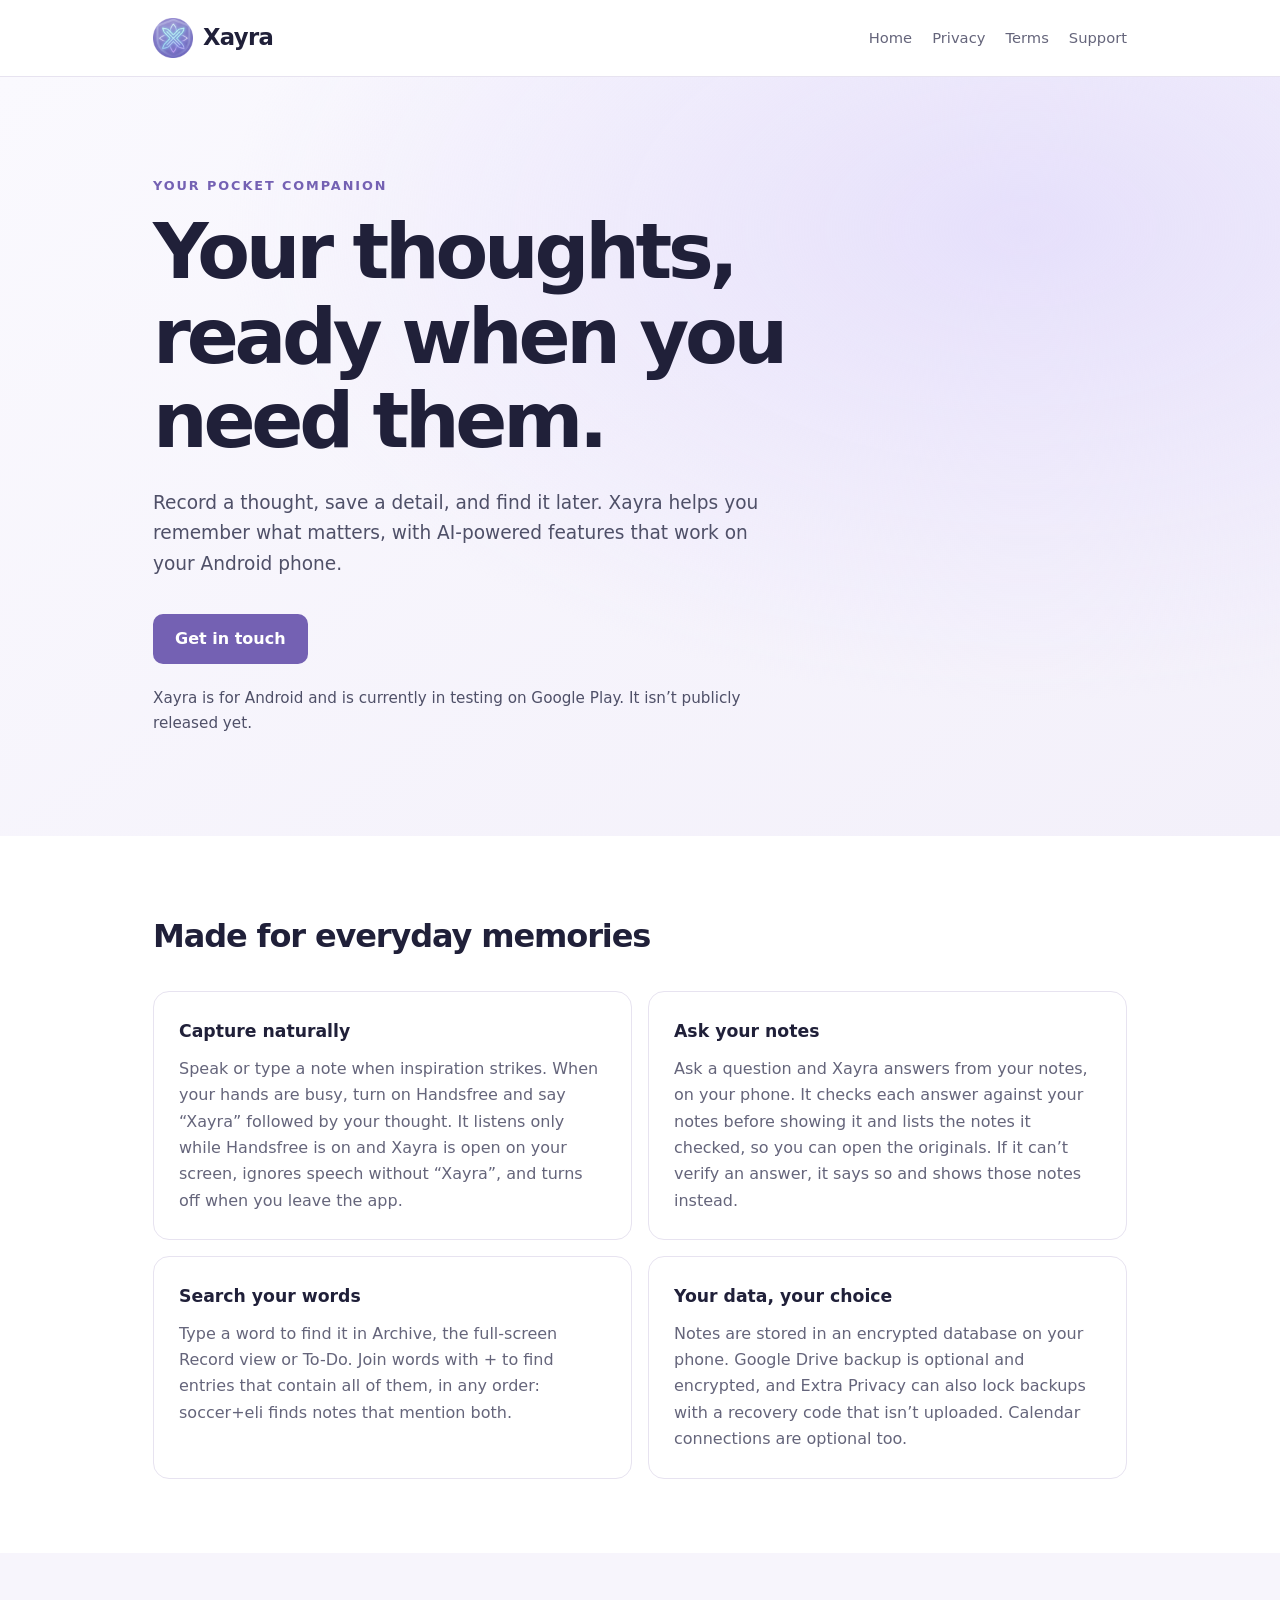
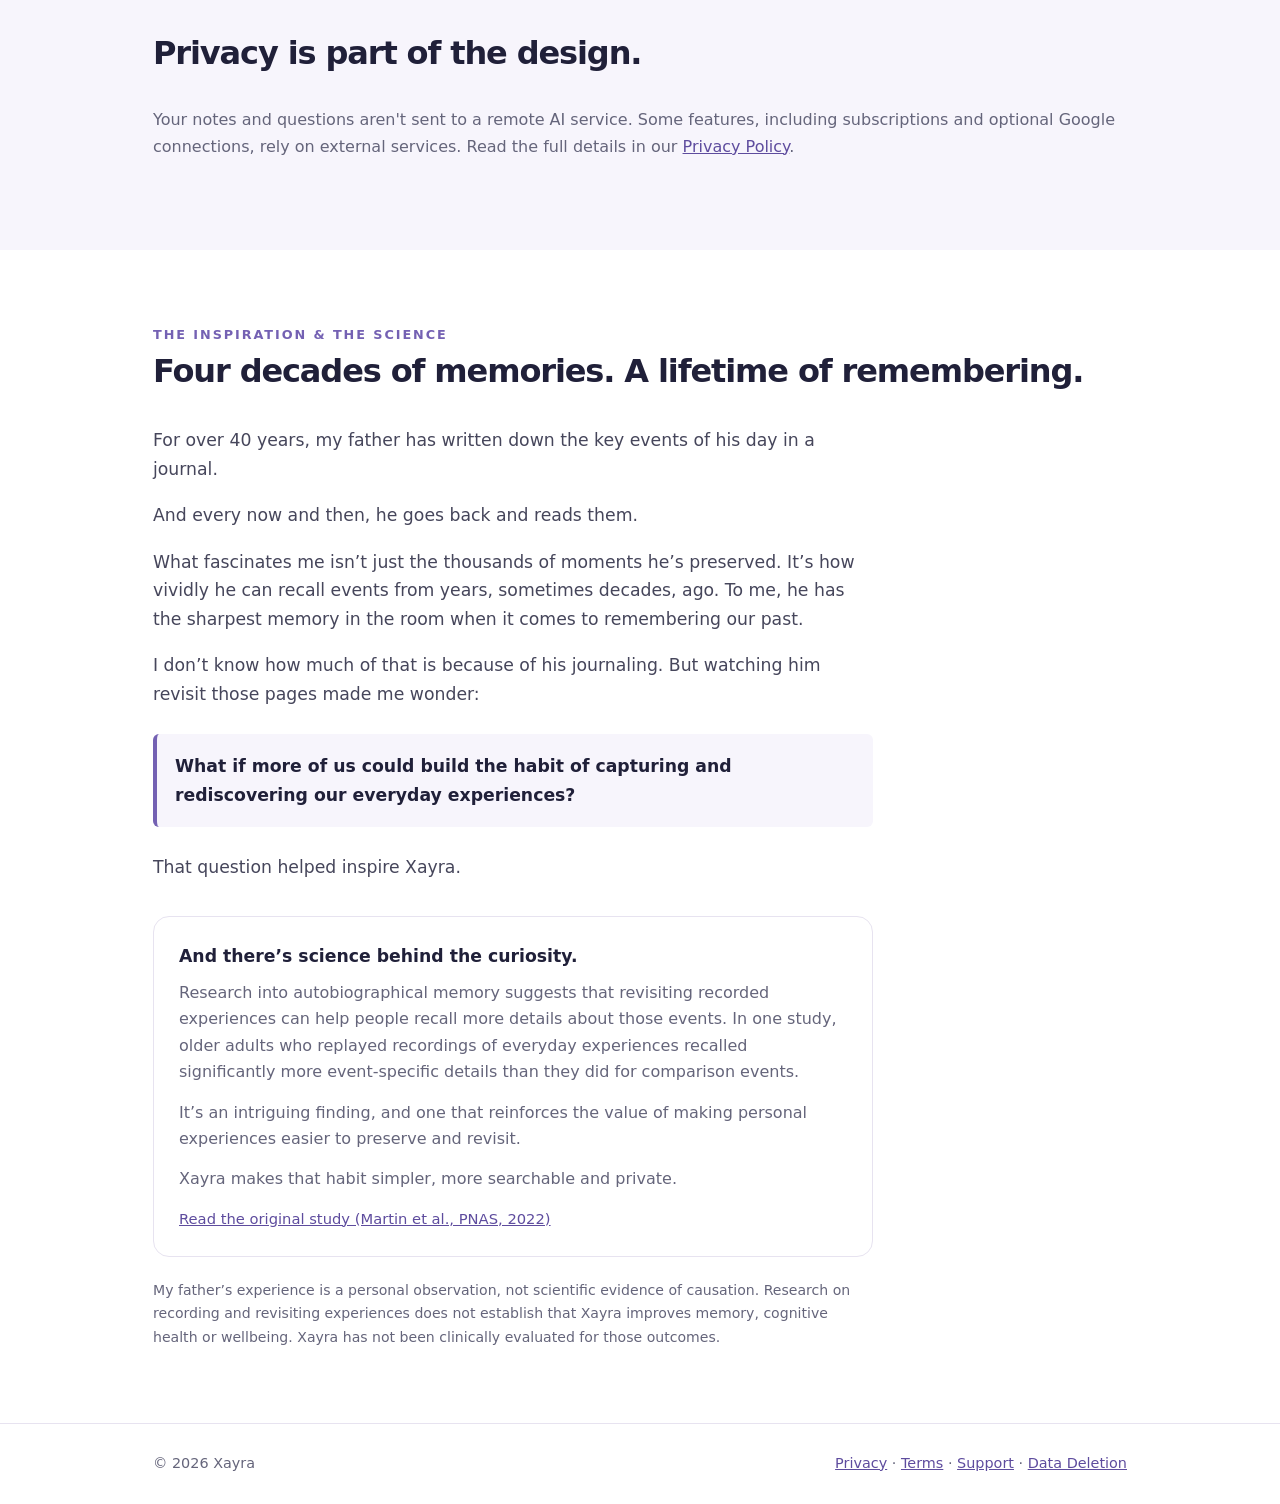
<file: index.html>
<!doctype html><html lang="en"><head><meta charset="utf-8"><meta name="viewport" content="width=device-width,initial-scale=1"><title>Xayra — Your Pocket Companion</title>
<meta property="og:type" content="website">
<meta property="og:site_name" content="Xayra">
<meta property="og:image" content="https://xayra.org/assets/xayra-logo.png">
<meta property="og:image:alt" content="Xayra — Your Pocket Companion">
<meta name="twitter:card" content="summary_large_image">
  <link rel="icon" type="image/png" href="/assets/xayra-icon.png"><meta name="description" content="Capture moments and find them again. Xayra is an on-device personal memory companion for Android."><link rel="stylesheet" href="/styles.css?v=3"></head><body><header><nav class="wrap nav"><a class="logo" href="/">
  <img src="/assets/xayra-icon.png" alt="Xayra logo" class="brand-icon">
  <span>Xayra</span>
</a><div class="links"><a href="/">Home</a><a href="/privacy/">Privacy</a><a href="/terms/">Terms</a><a href="/support/">Support</a></div></nav></header><main><section class="hero"><div class="wrap"><div class="eyebrow">Your pocket companion</div><h1>Your thoughts, ready when you need them.</h1><p>Record a thought, save a detail, and find it later. Xayra helps you remember what matters, with AI-powered features that work on your Android phone.</p><a class="button" href="/support/">Get in touch</a><p class="availability">Xayra is for Android and is currently in testing on Google Play. It isn’t publicly released yet.</p></div></section><section class="section"><div class="wrap"><h2>Made for everyday memories</h2><div class="cards cards-2"><article class="card"><h3>Capture naturally</h3><p>Speak or type a note when inspiration strikes. When your hands are busy, turn on Handsfree and say “Xayra” followed by your thought. It listens only while Handsfree is on and Xayra is open on your screen, ignores speech without “Xayra”, and turns off when you leave the app.</p></article><article class="card"><h3>Ask your notes</h3><p>Ask a question and Xayra answers from your notes, on your phone. It checks each answer against your notes before showing it and lists the notes it checked, so you can open the originals. If it can’t verify an answer, it says so and shows those notes instead.</p></article><article class="card"><h3>Search your words</h3><p>Type a word to find it in Archive, the full-screen Record view or To-Do. Join words with + to find entries that contain all of them, in any order: soccer+eli finds notes that mention both.</p></article><article class="card"><h3>Your data, your choice</h3><p>Notes are stored in an encrypted database on your phone. Google Drive backup is optional and encrypted, and Extra Privacy can also lock backups with a recovery code that isn’t uploaded. Calendar connections are optional too.</p></article></div></div></section><section class="section" style="background:var(--light)"><div class="wrap"><h2>Privacy is part of the design.</h2><p class="muted">Your notes and questions aren't sent to a remote AI service. Some features, including subscriptions and optional Google connections, rely on external services. Read the full details in our <a href="/privacy/">Privacy Policy</a>.</p></div></section><section class="section inspiration" aria-labelledby="inspiration-title"><div class="wrap"><div class="eyebrow">THE INSPIRATION &amp; THE SCIENCE</div><h2 id="inspiration-title">Four decades of memories. A lifetime of remembering.</h2><div class="story"><p>For over 40 years, my father has written down the key events of his day in a journal.</p><p>And every now and then, he goes back and reads them.</p><p>What fascinates me isn’t just the thousands of moments he’s preserved. It’s how vividly he can recall events from years, sometimes decades, ago. To me, he has the sharpest memory in the room when it comes to remembering our past.</p><p>I don’t know how much of that is because of his journaling. But watching him revisit those pages made me wonder:</p><p class="notice">What if more of us could build the habit of capturing and rediscovering our everyday experiences?</p><p>That question helped inspire Xayra.</p></div><article class="card science"><h3>And there’s science behind the curiosity.</h3><p>Research into autobiographical memory suggests that revisiting recorded experiences can help people recall more details about those events. In one study, older adults who replayed recordings of everyday experiences recalled significantly more event-specific details than they did for comparison events.</p><p>It’s an intriguing finding, and one that reinforces the value of making personal experiences easier to preserve and revisit.</p><p>Xayra makes that habit simpler, more searchable and private.</p><p class="source"><a href="https://pmc.ncbi.nlm.nih.gov/articles/PMC9907156/" target="_blank" rel="noopener noreferrer">Read the original study (Martin et al., PNAS, 2022)</a></p></article><p class="limitation small muted">My father’s experience is a personal observation, not scientific evidence of causation. Research on recording and revisiting experiences does not establish that Xayra improves memory, cognitive health or wellbeing. Xayra has not been clinically evaluated for those outcomes.</p></div></section></main><footer><div class="wrap footer-inner"><span>© 2026 Xayra</span><span><a href="/privacy/">Privacy</a> · <a href="/terms/">Terms</a> · <a href="/support/">Support</a> · <a href="/data-deletion/">Data Deletion</a></span></div></footer></body></html>
</file>
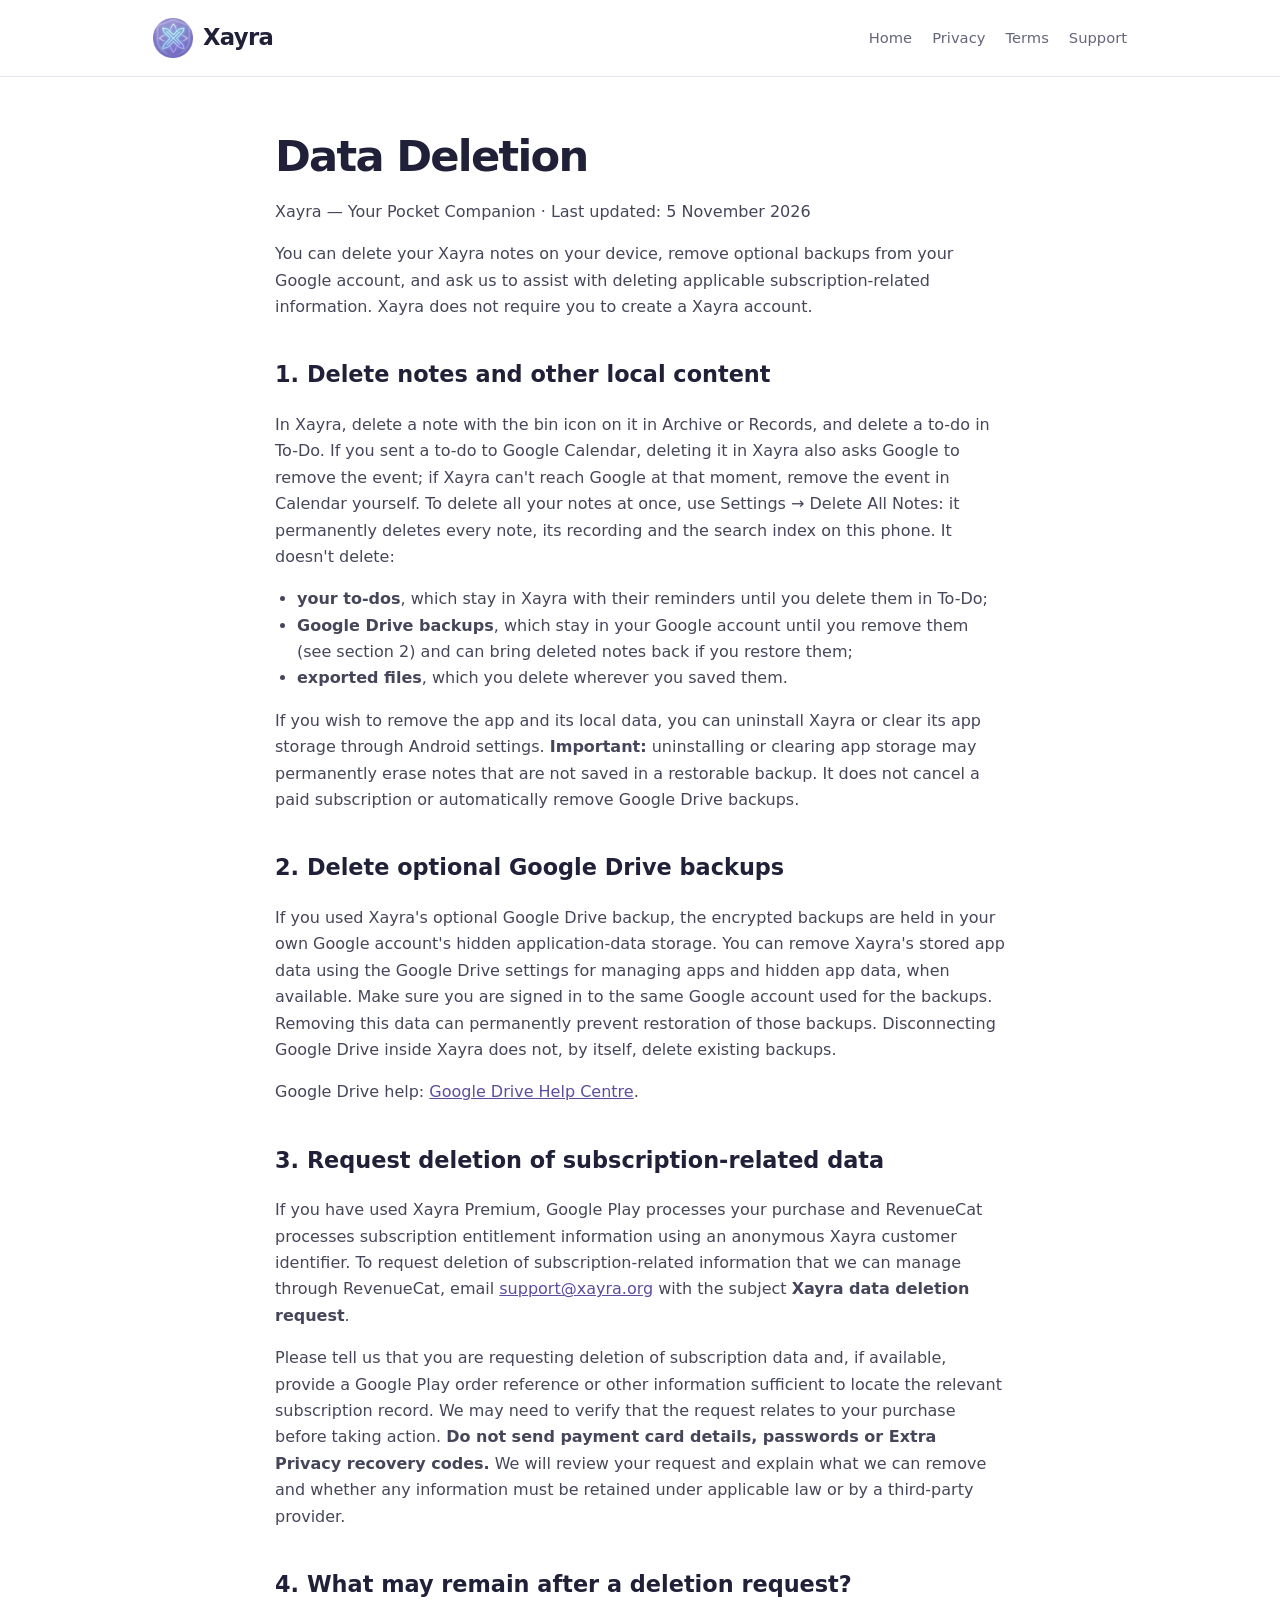
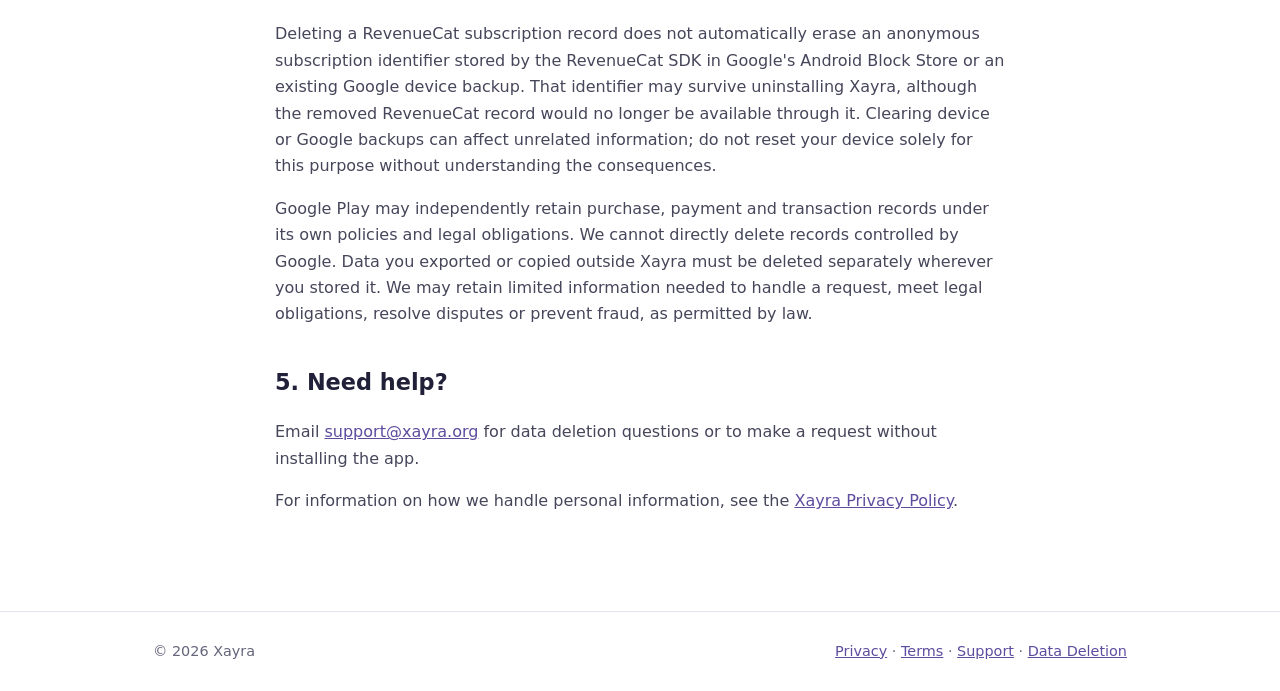
<file: data-deletion/index.html>
<!doctype html>
<html lang="en">
<head>
  <meta charset="utf-8">
  <meta name="viewport" content="width=device-width,initial-scale=1">
  <title>Data Deletion — Xayra</title>
  <meta name="description" content="How to delete Xayra notes, optional Google Drive backups, and request deletion of subscription-related data.">
  <link rel="canonical" href="https://xayra.org/data-deletion/">
  <link rel="icon" type="image/png" href="/assets/xayra-icon.png">
  <link rel="stylesheet" href="/styles.css">
  <meta property="og:type" content="website">
  <meta property="og:site_name" content="Xayra">
  <meta property="og:title" content="Data Deletion — Xayra">
  <meta property="og:description" content="Learn how to delete notes, backups and subscription-related records.">
  <meta property="og:url" content="https://xayra.org/data-deletion/">
  <meta property="og:image" content="https://xayra.org/assets/xayra-logo.png">
  <meta property="og:image:alt" content="Xayra — Your Pocket Companion">
  <meta name="twitter:card" content="summary_large_image">
</head>
<body>
<header><nav class="wrap nav"><a class="logo" href="/"><img src="/assets/xayra-icon.png" alt="Xayra logo" class="brand-icon"><span>Xayra</span></a><div class="links"><a href="/">Home</a><a href="/privacy/">Privacy</a><a href="/terms/">Terms</a><a href="/support/">Support</a></div></nav></header>
<main class="wrap prose">
  <h1>Data Deletion</h1>
  <p class="muted">Xayra — Your Pocket Companion · Last updated: 5 November 2026</p>
  <p>You can delete your Xayra notes on your device, remove optional backups from your Google account, and ask us to assist with deleting applicable subscription-related information. Xayra does not require you to create a Xayra account.</p>

  <h2>1. Delete notes and other local content</h2>
  <p>In Xayra, delete a note with the bin icon on it in Archive or Records, and delete a to-do in To-Do. If you sent a to-do to Google Calendar, deleting it in Xayra also asks Google to remove the event; if Xayra can't reach Google at that moment, remove the event in Calendar yourself. To delete all your notes at once, use Settings → Delete All Notes: it permanently deletes every note, its recording and the search index on this phone. It doesn't delete:</p>
  <ul><li><strong>your to-dos</strong>, which stay in Xayra with their reminders until you delete them in To-Do;</li><li><strong>Google Drive backups</strong>, which stay in your Google account until you remove them (see section 2) and can bring deleted notes back if you restore them;</li><li><strong>exported files</strong>, which you delete wherever you saved them.</li></ul>
  <p>If you wish to remove the app and its local data, you can uninstall Xayra or clear its app storage through Android settings. <strong>Important:</strong> uninstalling or clearing app storage may permanently erase notes that are not saved in a restorable backup. It does not cancel a paid subscription or automatically remove Google Drive backups.</p>

  <h2>2. Delete optional Google Drive backups</h2>
  <p>If you used Xayra's optional Google Drive backup, the encrypted backups are held in your own Google account's hidden application-data storage. You can remove Xayra's stored app data using the Google Drive settings for managing apps and hidden app data, when available. Make sure you are signed in to the same Google account used for the backups. Removing this data can permanently prevent restoration of those backups. Disconnecting Google Drive inside Xayra does not, by itself, delete existing backups.</p>
  <p>Google Drive help: <a href="https://support.google.com/drive/">Google Drive Help Centre</a>.</p>

  <h2>3. Request deletion of subscription-related data</h2>
  <p>If you have used Xayra Premium, Google Play processes your purchase and RevenueCat processes subscription entitlement information using an anonymous Xayra customer identifier. To request deletion of subscription-related information that we can manage through RevenueCat, email <a href="mailto:support@xayra.org?subject=Xayra%20data%20deletion%20request">support@xayra.org</a> with the subject <strong>Xayra data deletion request</strong>.</p>
  <p>Please tell us that you are requesting deletion of subscription data and, if available, provide a Google Play order reference or other information sufficient to locate the relevant subscription record. We may need to verify that the request relates to your purchase before taking action. <strong>Do not send payment card details, passwords or Extra Privacy recovery codes.</strong> We will review your request and explain what we can remove and whether any information must be retained under applicable law or by a third-party provider.</p>

  <h2>4. What may remain after a deletion request?</h2>
  <p>Deleting a RevenueCat subscription record does not automatically erase an anonymous subscription identifier stored by the RevenueCat SDK in Google's Android Block Store or an existing Google device backup. That identifier may survive uninstalling Xayra, although the removed RevenueCat record would no longer be available through it. Clearing device or Google backups can affect unrelated information; do not reset your device solely for this purpose without understanding the consequences.</p>
  <p>Google Play may independently retain purchase, payment and transaction records under its own policies and legal obligations. We cannot directly delete records controlled by Google. Data you exported or copied outside Xayra must be deleted separately wherever you stored it. We may retain limited information needed to handle a request, meet legal obligations, resolve disputes or prevent fraud, as permitted by law.</p>

  <h2>5. Need help?</h2>
  <p>Email <a href="mailto:support@xayra.org?subject=Xayra%20data%20deletion%20request">support@xayra.org</a> for data deletion questions or to make a request without installing the app.</p>
  <p>For information on how we handle personal information, see the <a href="/privacy/">Xayra Privacy Policy</a>.</p>
</main>
<footer><div class="wrap footer-inner"><span>© 2026 Xayra</span><span><a href="/privacy/">Privacy</a> · <a href="/terms/">Terms</a> · <a href="/support/">Support</a> · <a href="/data-deletion/">Data Deletion</a></span></div></footer>
</body></html>
</file>
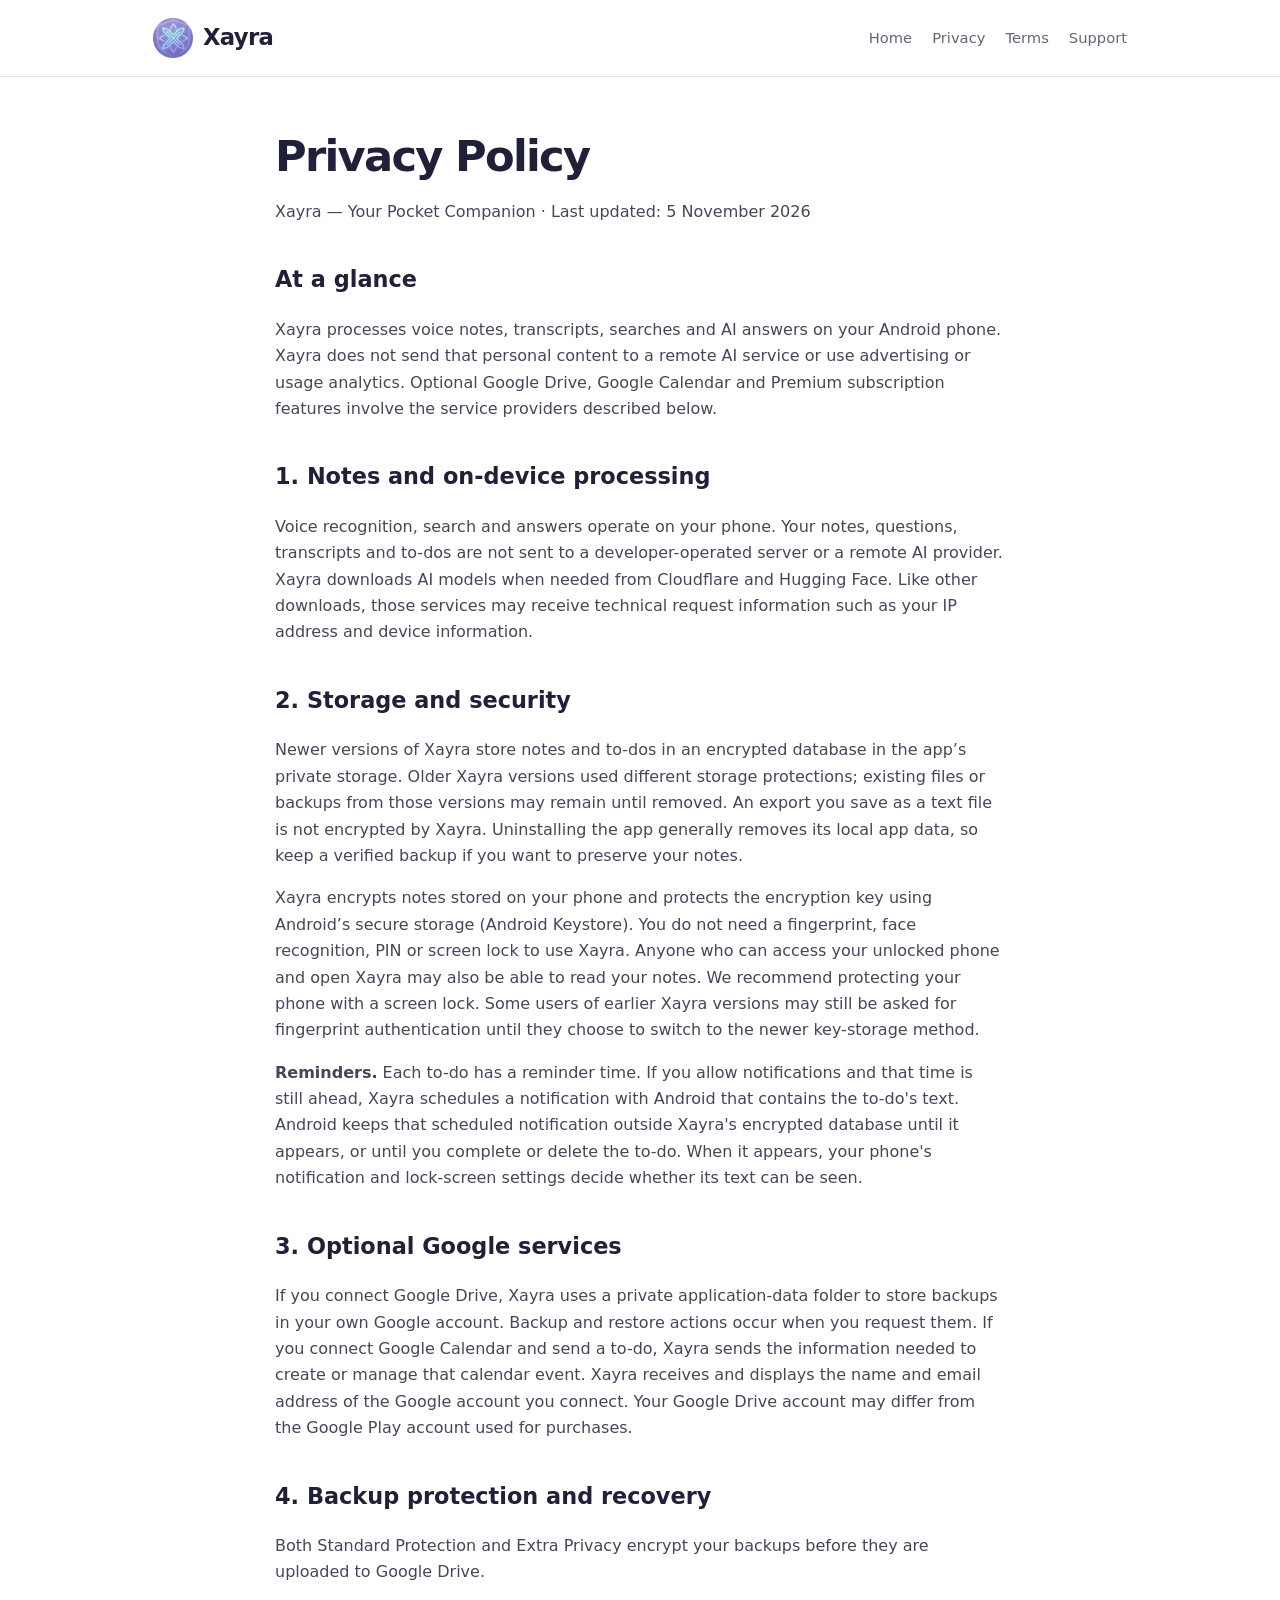
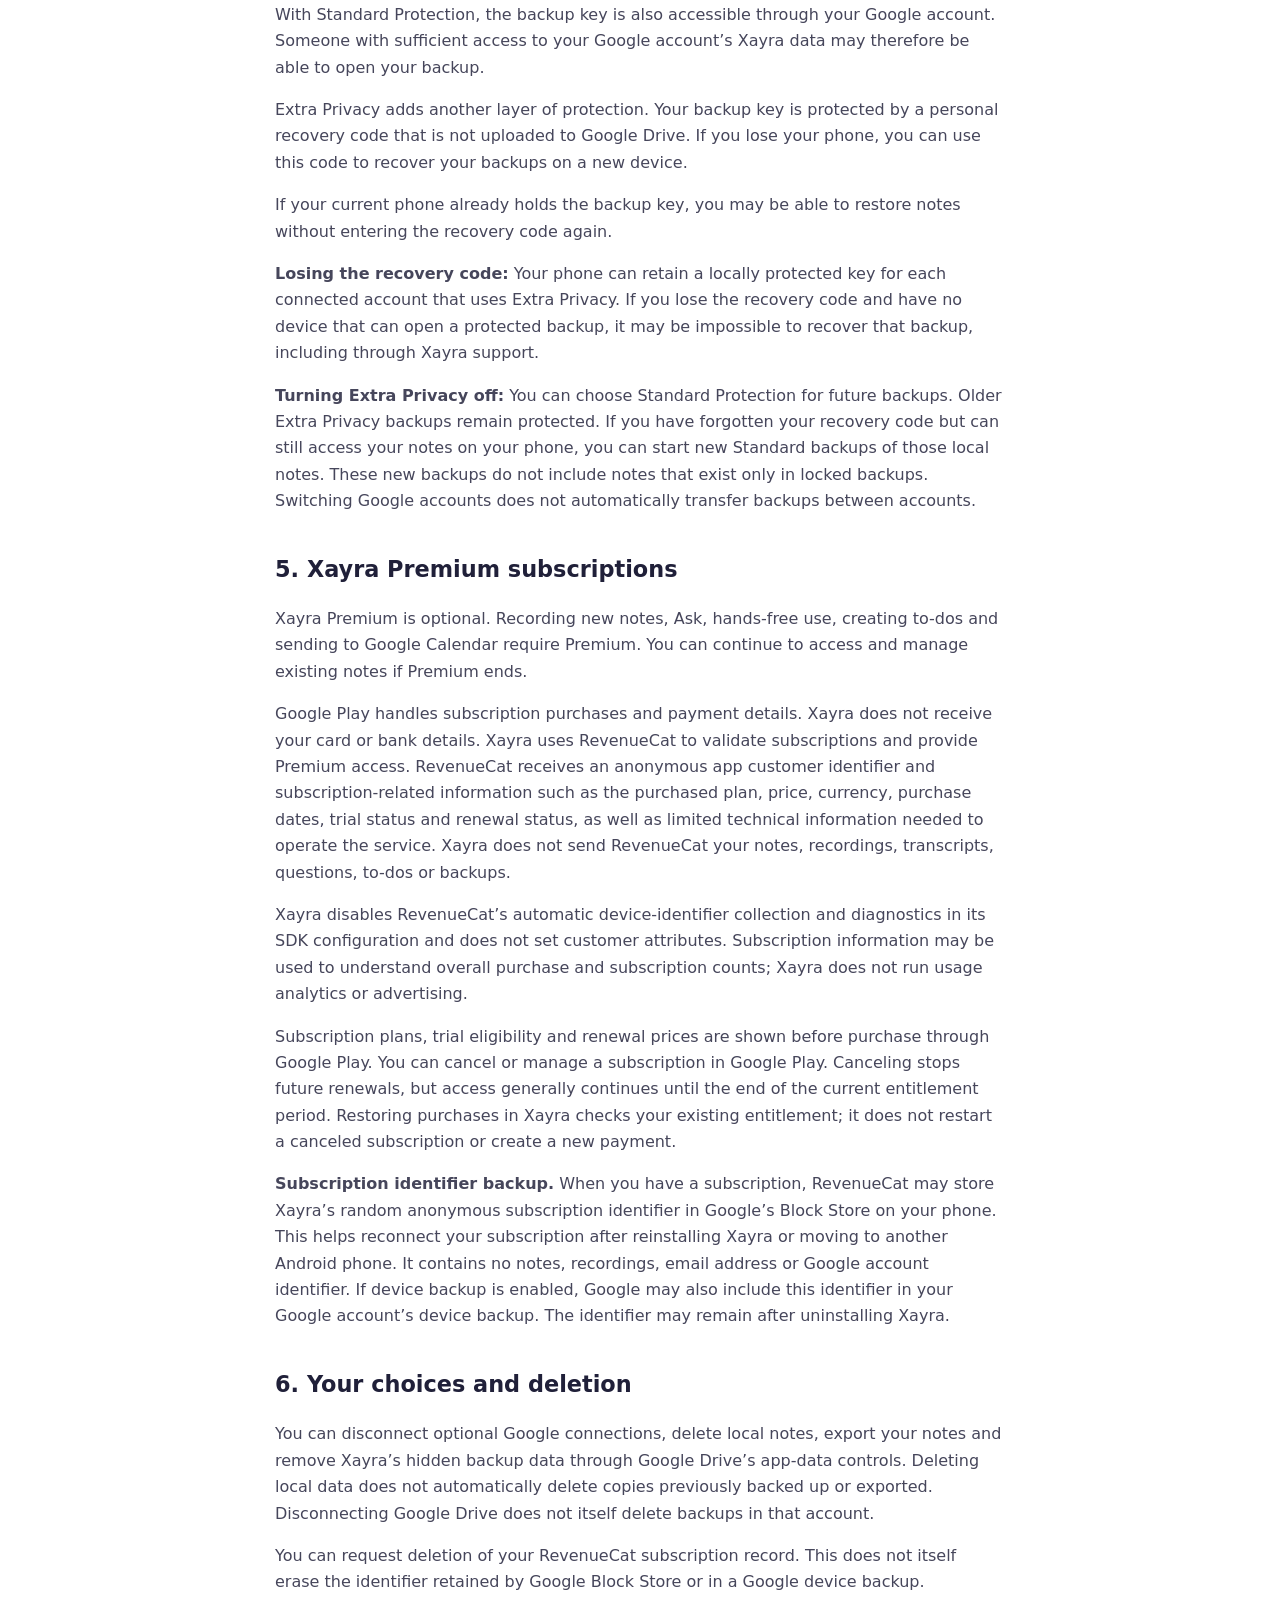
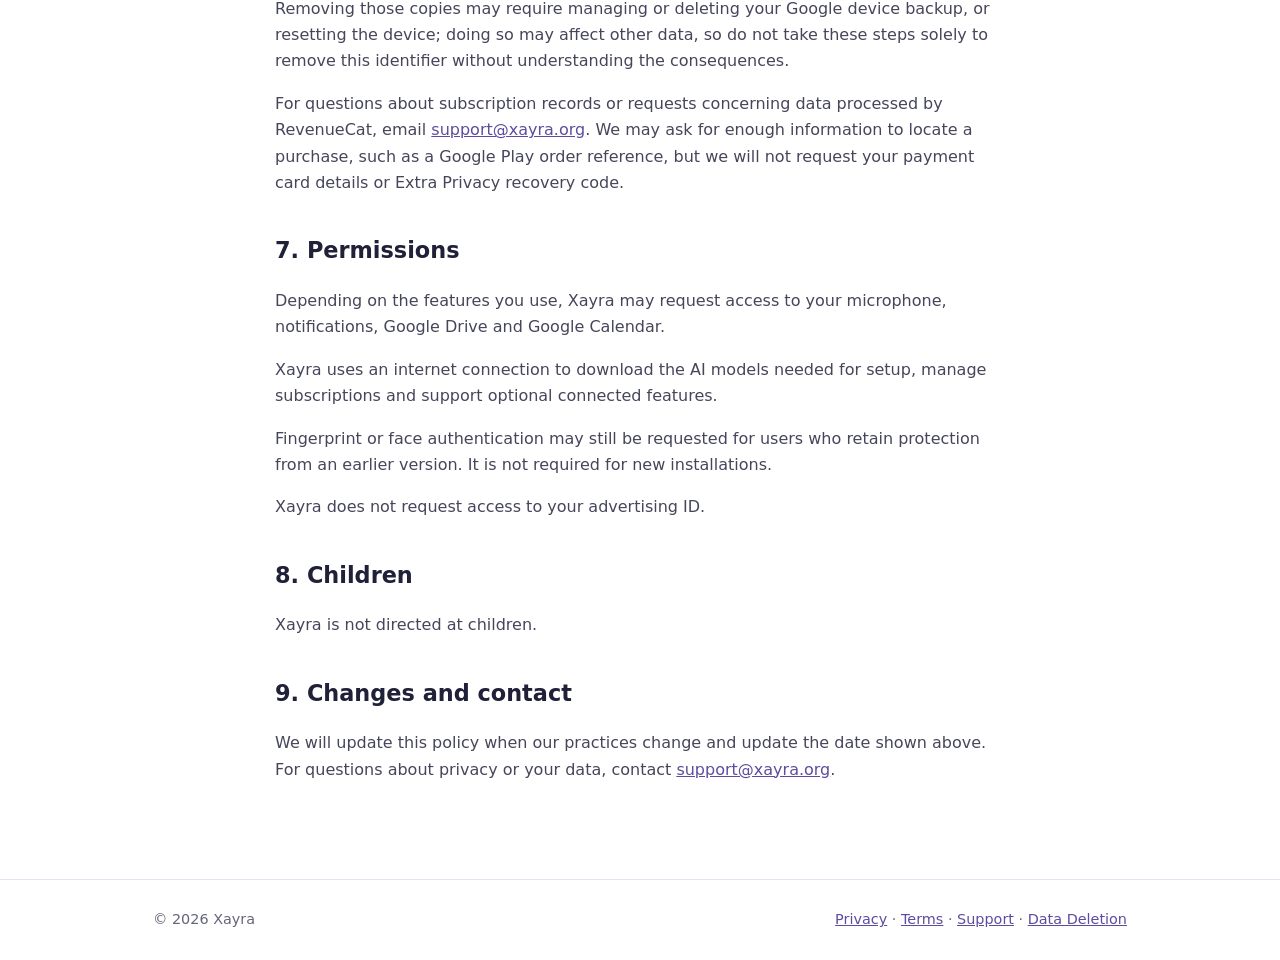
<file: privacy/index.html>
<!doctype html>
<html lang="en">
<head>
  <meta charset="utf-8">
  <meta name="viewport" content="width=device-width,initial-scale=1">
  <title>Privacy Policy — Xayra</title>
  <meta name="description" content="How Xayra protects your notes, handles optional Google backups, and processes Premium subscription information.">
  <link rel="icon" type="image/png" href="/assets/xayra-icon.png">
  <link rel="stylesheet" href="/styles.css">
  <meta property="og:type" content="website">
  <meta property="og:site_name" content="Xayra">
  <meta property="og:title" content="Privacy Policy — Xayra">
  <meta property="og:description" content="Your notes stay on your phone. Learn how Xayra handles backups and subscriptions.">
  <meta property="og:url" content="https://xayra.org/privacy/">
  <meta property="og:image" content="https://xayra.org/assets/xayra-logo.png">
  <meta property="og:image:alt" content="Xayra — Your Pocket Companion">
  <meta name="twitter:card" content="summary_large_image">
</head>
<body>
<header><nav class="wrap nav"><a class="logo" href="/"><img src="/assets/xayra-icon.png" alt="Xayra logo" class="brand-icon"><span>Xayra</span></a><div class="links"><a href="/">Home</a><a href="/privacy/">Privacy</a><a href="/terms/">Terms</a><a href="/support/">Support</a></div></nav></header>
<main class="wrap prose">
<h1>Privacy Policy</h1>
<p class="muted">Xayra — Your Pocket Companion · Last updated: 5 November 2026</p>
<h2>At a glance</h2>
<p>Xayra processes voice notes, transcripts, searches and AI answers on your Android phone. Xayra does not send that personal content to a remote AI service or use advertising or usage analytics. Optional Google Drive, Google Calendar and Premium subscription features involve the service providers described below.</p>
<h2>1. Notes and on-device processing</h2>
<p>Voice recognition, search and answers operate on your phone. Your notes, questions, transcripts and to-dos are not sent to a developer-operated server or a remote AI provider. Xayra downloads AI models when needed from Cloudflare and Hugging Face. Like other downloads, those services may receive technical request information such as your IP address and device information.</p>
<h2>2. Storage and security</h2>
<p>Newer versions of Xayra store notes and to-dos in an encrypted database in the app’s private storage. Older Xayra versions used different storage protections; existing files or backups from those versions may remain until removed. An export you save as a text file is not encrypted by Xayra. Uninstalling the app generally removes its local app data, so keep a verified backup if you want to preserve your notes.</p>
<p>Xayra encrypts notes stored on your phone and protects the encryption key using Android’s secure storage (Android Keystore). You do not need a fingerprint, face recognition, PIN or screen lock to use Xayra. Anyone who can access your unlocked phone and open Xayra may also be able to read your notes. We recommend protecting your phone with a screen lock. Some users of earlier Xayra versions may still be asked for fingerprint authentication until they choose to switch to the newer key-storage method.</p>
<p><strong>Reminders.</strong> Each to-do has a reminder time. If you allow notifications and that time is still ahead, Xayra schedules a notification with Android that contains the to-do's text. Android keeps that scheduled notification outside Xayra's encrypted database until it appears, or until you complete or delete the to-do. When it appears, your phone's notification and lock-screen settings decide whether its text can be seen.</p>
<h2>3. Optional Google services</h2>
<p>If you connect Google Drive, Xayra uses a private application-data folder to store backups in your own Google account. Backup and restore actions occur when you request them. If you connect Google Calendar and send a to-do, Xayra sends the information needed to create or manage that calendar event. Xayra receives and displays the name and email address of the Google account you connect. Your Google Drive account may differ from the Google Play account used for purchases.</p>
<h2>4. Backup protection and recovery</h2>
<p>Both Standard Protection and Extra Privacy encrypt your backups before they are uploaded to Google Drive.</p>
<p>With Standard Protection, the backup key is also accessible through your Google account. Someone with sufficient access to your Google account’s Xayra data may therefore be able to open your backup.</p>
<p>Extra Privacy adds another layer of protection. Your backup key is protected by a personal recovery code that is not uploaded to Google Drive. If you lose your phone, you can use this code to recover your backups on a new device.</p>
<p>If your current phone already holds the backup key, you may be able to restore notes without entering the recovery code again.</p>
<p><strong>Losing the recovery code:</strong> Your phone can retain a locally protected key for each connected account that uses Extra Privacy. If you lose the recovery code and have no device that can open a protected backup, it may be impossible to recover that backup, including through Xayra support.</p><p><strong>Turning Extra Privacy off:</strong> You can choose Standard Protection for future backups. Older Extra Privacy backups remain protected. If you have forgotten your recovery code but can still access your notes on your phone, you can start new Standard backups of those local notes. These new backups do not include notes that exist only in locked backups. Switching Google accounts does not automatically transfer backups between accounts.</p>
<h2>5. Xayra Premium subscriptions</h2>
<p>Xayra Premium is optional. Recording new notes, Ask, hands-free use, creating to-dos and sending to Google Calendar require Premium. You can continue to access and manage existing notes if Premium ends.</p><p>Google Play handles subscription purchases and payment details. Xayra does not receive your card or bank details. Xayra uses RevenueCat to validate subscriptions and provide Premium access. RevenueCat receives an anonymous app customer identifier and subscription-related information such as the purchased plan, price, currency, purchase dates, trial status and renewal status, as well as limited technical information needed to operate the service. Xayra does not send RevenueCat your notes, recordings, transcripts, questions, to-dos or backups.</p><p>Xayra disables RevenueCat’s automatic device-identifier collection and diagnostics in its SDK configuration and does not set customer attributes. Subscription information may be used to understand overall purchase and subscription counts; Xayra does not run usage analytics or advertising.</p><p>Subscription plans, trial eligibility and renewal prices are shown before purchase through Google Play. You can cancel or manage a subscription in Google Play. Canceling stops future renewals, but access generally continues until the end of the current entitlement period. Restoring purchases in Xayra checks your existing entitlement; it does not restart a canceled subscription or create a new payment.</p>
<p><strong>Subscription identifier backup.</strong> When you have a subscription, RevenueCat may store Xayra’s random anonymous subscription identifier in Google’s Block Store on your phone. This helps reconnect your subscription after reinstalling Xayra or moving to another Android phone. It contains no notes, recordings, email address or Google account identifier. If device backup is enabled, Google may also include this identifier in your Google account’s device backup. The identifier may remain after uninstalling Xayra.</p><h2>6. Your choices and deletion</h2>
<p>You can disconnect optional Google connections, delete local notes, export your notes and remove Xayra’s hidden backup data through Google Drive’s app-data controls. Deleting local data does not automatically delete copies previously backed up or exported. Disconnecting Google Drive does not itself delete backups in that account.</p><p>You can request deletion of your RevenueCat subscription record. This does not itself erase the identifier retained by Google Block Store or in a Google device backup. Removing those copies may require managing or deleting your Google device backup, or resetting the device; doing so may affect other data, so do not take these steps solely to remove this identifier without understanding the consequences.</p><p>For questions about subscription records or requests concerning data processed by RevenueCat, email <a href="mailto:support@xayra.org">support@xayra.org</a>. We may ask for enough information to locate a purchase, such as a Google Play order reference, but we will not request your payment card details or Extra Privacy recovery code.</p>
<h2>7. Permissions</h2>
<p>Depending on the features you use, Xayra may request access to your microphone, notifications, Google Drive and Google Calendar.</p>
<p>Xayra uses an internet connection to download the AI models needed for setup, manage subscriptions and support optional connected features.</p>
<p>Fingerprint or face authentication may still be requested for users who retain protection from an earlier version. It is not required for new installations.</p>
<p>Xayra does not request access to your advertising ID.</p>
<h2>8. Children</h2>
<p>Xayra is not directed at children.</p>
<h2>9. Changes and contact</h2>
<p>We will update this policy when our practices change and update the date shown above. For questions about privacy or your data, contact <a href="mailto:support@xayra.org">support@xayra.org</a>.</p>
</main><footer><div class="wrap footer-inner"><span>© 2026 Xayra</span><span><a href="/privacy/">Privacy</a> · <a href="/terms/">Terms</a> · <a href="/support/">Support</a> · <a href="/data-deletion/">Data Deletion</a></span></div></footer>
</body></html>
</file>
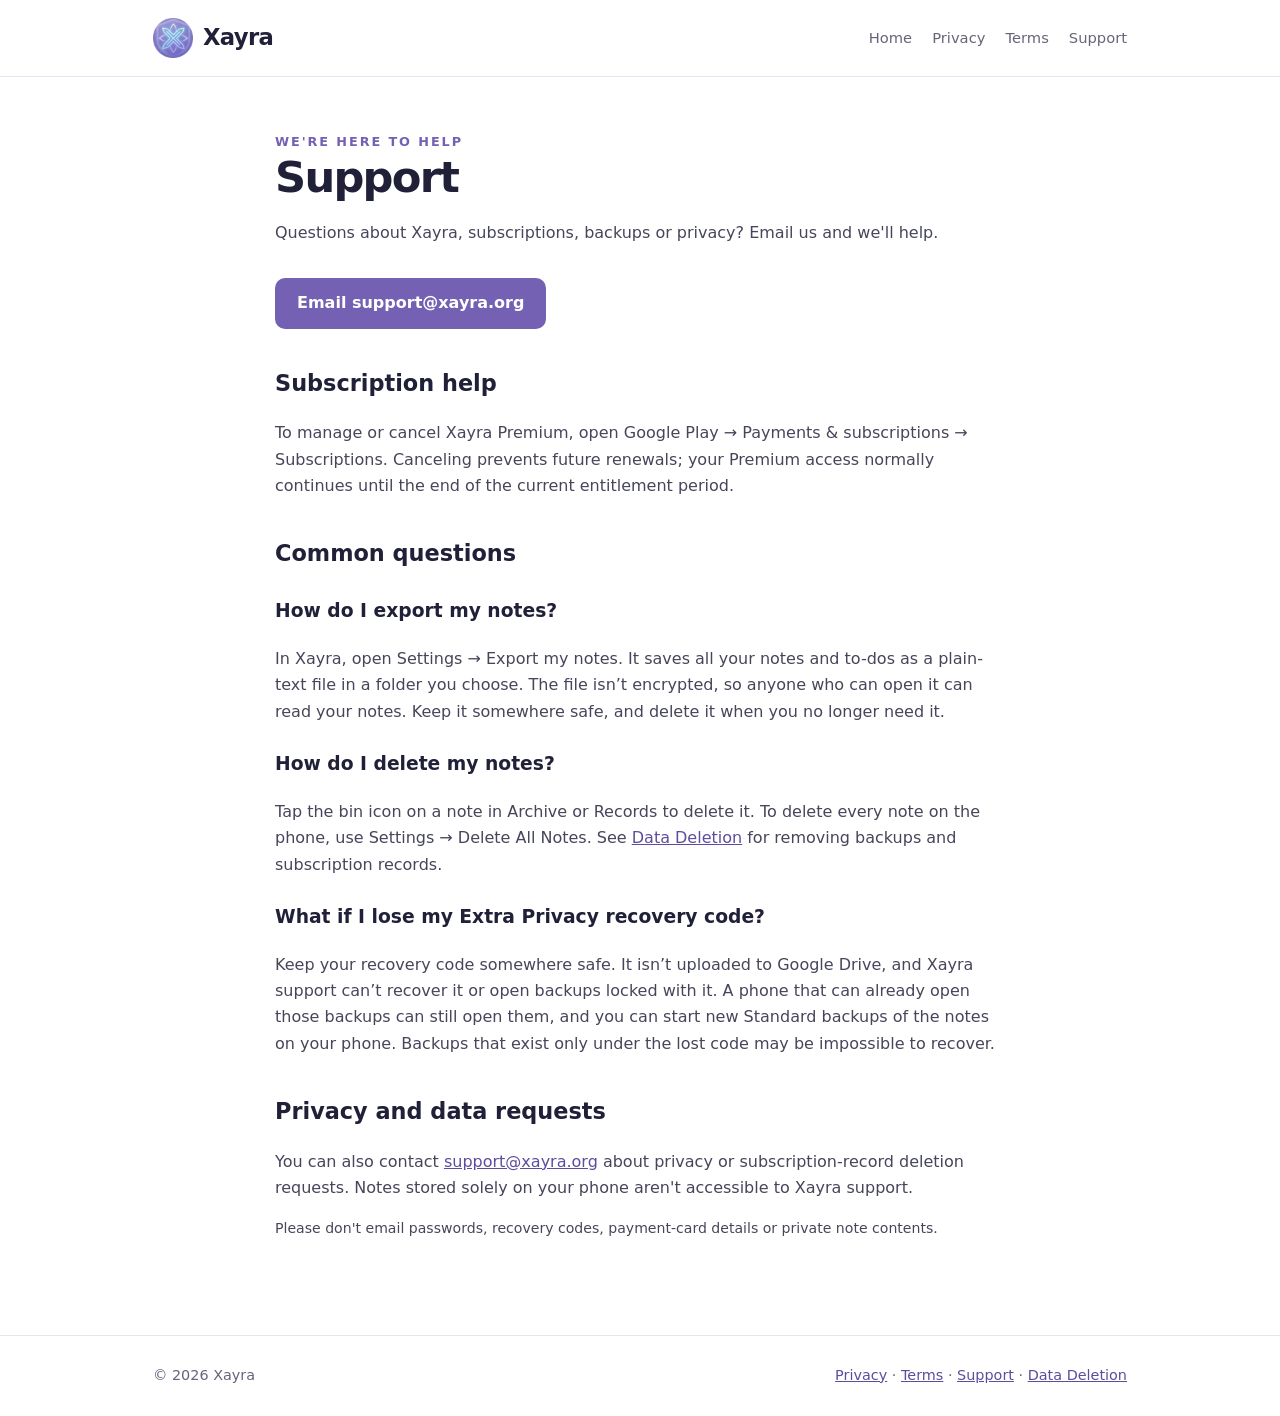
<file: support/index.html>
<!doctype html><html lang="en"><head><meta charset="utf-8"><meta name="viewport" content="width=device-width,initial-scale=1"><title>Support — Xayra</title><meta property="og:type" content="website">
<meta property="og:site_name" content="Xayra">
<meta property="og:image" content="https://xayra.org/assets/xayra-logo.png">
<meta property="og:image:alt" content="Xayra — Your Pocket Companion">
<meta name="twitter:card" content="summary_large_image"><link rel="icon" type="image/png" href="/assets/xayra-icon.png"><link rel="stylesheet" href="/styles.css"></head><body><header><nav class="wrap nav"><a class="logo" href="/">
  <img src="/assets/xayra-icon.png" alt="Xayra logo" class="brand-icon">
  <span>Xayra</span>
</a><div class="links"><a href="/">Home</a><a href="/privacy/">Privacy</a><a href="/terms/">Terms</a><a href="/support/">Support</a></div></nav></header><main class="wrap prose"><div class="eyebrow">We're here to help</div><h1>Support</h1><p>Questions about Xayra, subscriptions, backups or privacy? Email us and we'll help.</p><p><a class="button" href="mailto:support@xayra.org">Email support@xayra.org</a></p><h2>Subscription help</h2><p>To manage or cancel Xayra Premium, open Google Play → Payments &amp; subscriptions → Subscriptions. Canceling prevents future renewals; your Premium access normally continues until the end of the current entitlement period.</p><h2>Common questions</h2><h3>How do I export my notes?</h3><p>In Xayra, open Settings → Export my notes. It saves all your notes and to-dos as a plain-text file in a folder you choose. The file isn’t encrypted, so anyone who can open it can read your notes. Keep it somewhere safe, and delete it when you no longer need it.</p><h3>How do I delete my notes?</h3><p>Tap the bin icon on a note in Archive or Records to delete it. To delete every note on the phone, use Settings → Delete All Notes. See <a href="/data-deletion/">Data Deletion</a> for removing backups and subscription records.</p><h3>What if I lose my Extra Privacy recovery code?</h3><p>Keep your recovery code somewhere safe. It isn’t uploaded to Google Drive, and Xayra support can’t recover it or open backups locked with it. A phone that can already open those backups can still open them, and you can start new Standard backups of the notes on your phone. Backups that exist only under the lost code may be impossible to recover.</p><h2>Privacy and data requests</h2><p>You can also contact <a href="mailto:support@xayra.org">support@xayra.org</a> about privacy or subscription-record deletion requests. Notes stored solely on your phone aren't accessible to Xayra support.</p><p class="small muted">Please don't email passwords, recovery codes, payment-card details or private note contents.</p></main><footer><div class="wrap footer-inner"><span>© 2026 Xayra</span><span><a href="/privacy/">Privacy</a> · <a href="/terms/">Terms</a> · <a href="/support/">Support</a> · <a href="/data-deletion/">Data Deletion</a></span></div></footer></body></html>
</file>
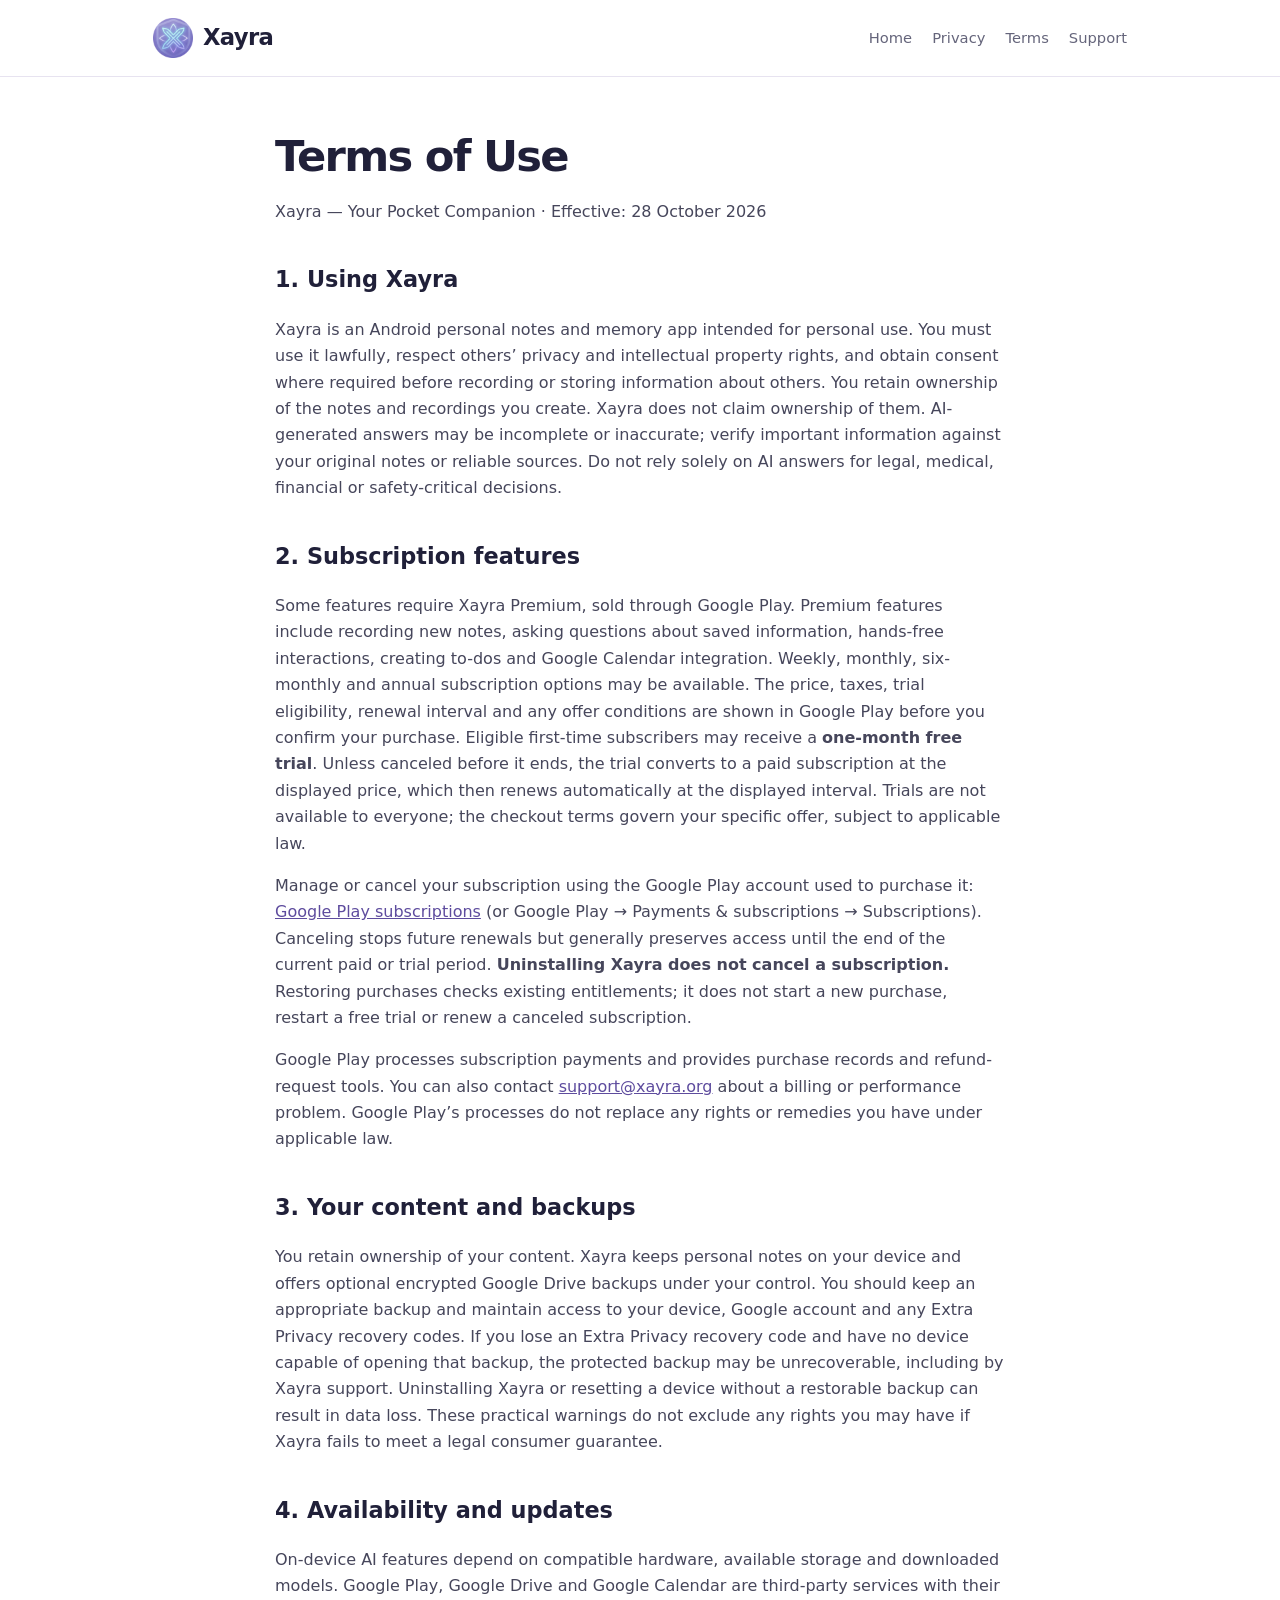
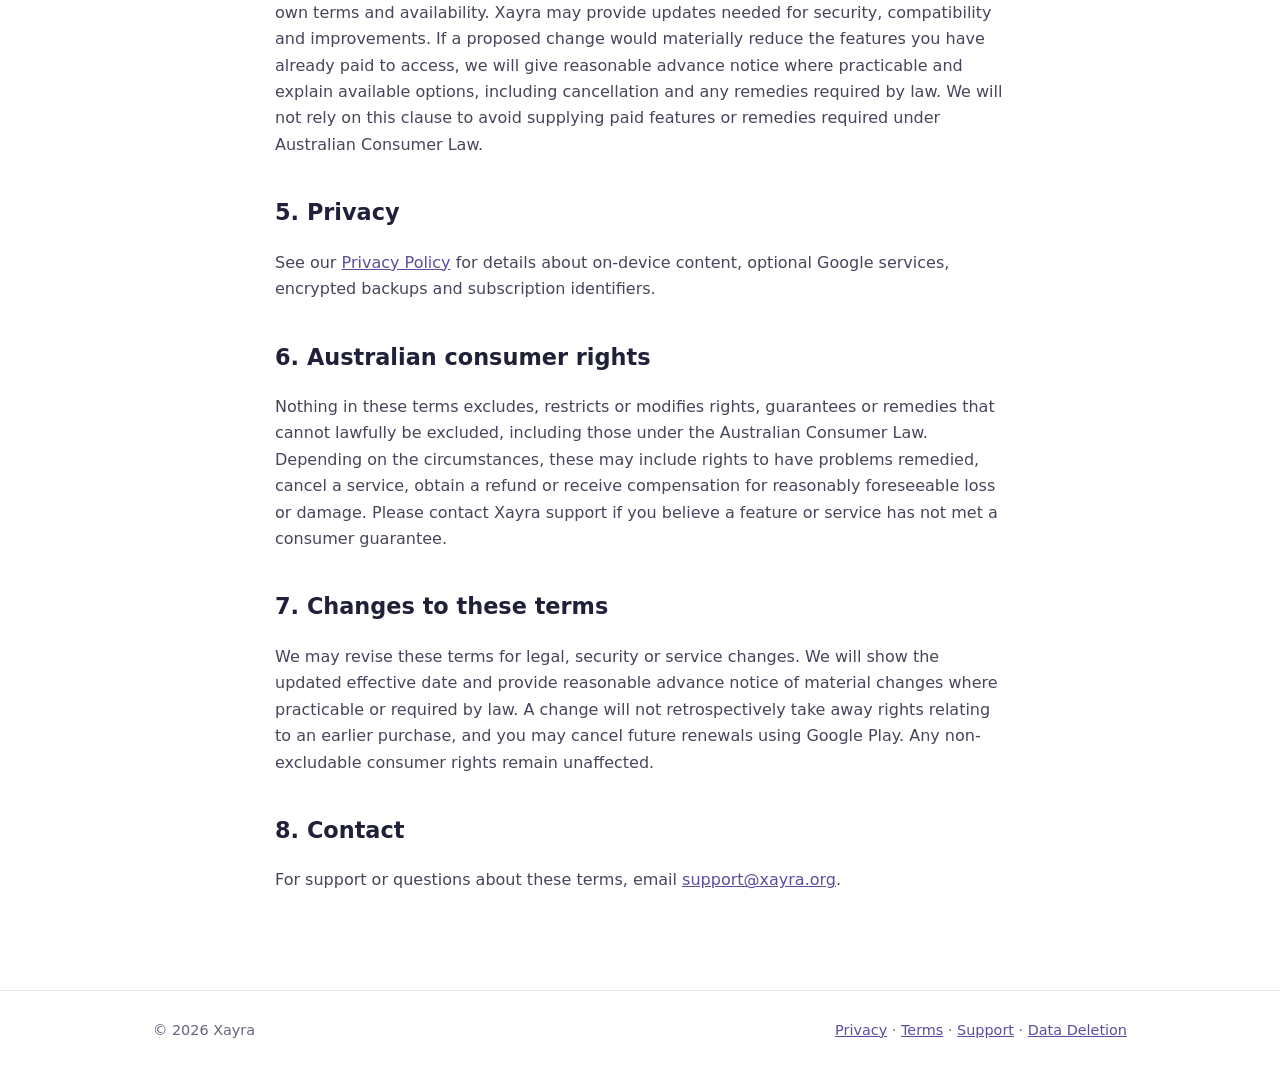
<file: terms/index.html>
<!doctype html><html lang="en"><head><meta charset="utf-8"><meta name="viewport" content="width=device-width,initial-scale=1"><title>Terms of Use — Xayra</title><meta property="og:type" content="website">
<meta property="og:site_name" content="Xayra">
<meta property="og:image" content="https://xayra.org/assets/xayra-logo.png">
<meta property="og:image:alt" content="Xayra — Your Pocket Companion">
<meta name="twitter:card" content="summary_large_image"><link rel="icon" type="image/png" href="/assets/xayra-icon.png"><link rel="stylesheet" href="/styles.css"></head><body><header><nav class="wrap nav"><a class="logo" href="/">
  <img src="/assets/xayra-icon.png" alt="Xayra logo" class="brand-icon">
  <span>Xayra</span>
</a><div class="links"><a href="/">Home</a><a href="/privacy/">Privacy</a><a href="/terms/">Terms</a><a href="/support/">Support</a></div></nav></header><main class="wrap prose"><h1>Terms of Use</h1><p class="muted">Xayra — Your Pocket Companion · Effective: 28 October 2026</p><h2>1. Using Xayra</h2><p>Xayra is an Android personal notes and memory app intended for personal use. You must use it lawfully, respect others’ privacy and intellectual property rights, and obtain consent where required before recording or storing information about others. You retain ownership of the notes and recordings you create. Xayra does not claim ownership of them. AI-generated answers may be incomplete or inaccurate; verify important information against your original notes or reliable sources. Do not rely solely on AI answers for legal, medical, financial or safety-critical decisions.</p><h2>2. Subscription features</h2><p>Some features require Xayra Premium, sold through Google Play. Premium features include recording new notes, asking questions about saved information, hands-free interactions, creating to-dos and Google Calendar integration. Weekly, monthly, six-monthly and annual subscription options may be available. The price, taxes, trial eligibility, renewal interval and any offer conditions are shown in Google Play before you confirm your purchase. Eligible first-time subscribers may receive a <strong>one-month free trial</strong>. Unless canceled before it ends, the trial converts to a paid subscription at the displayed price, which then renews automatically at the displayed interval. Trials are not available to everyone; the checkout terms govern your specific offer, subject to applicable law.</p><p>Manage or cancel your subscription using the Google Play account used to purchase it: <a href="https://play.google.com/store/account/subscriptions">Google Play subscriptions</a> (or Google Play → Payments &amp; subscriptions → Subscriptions). Canceling stops future renewals but generally preserves access until the end of the current paid or trial period. <strong>Uninstalling Xayra does not cancel a subscription.</strong> Restoring purchases checks existing entitlements; it does not start a new purchase, restart a free trial or renew a canceled subscription.</p><p>Google Play processes subscription payments and provides purchase records and refund-request tools. You can also contact <a href="mailto:support@xayra.org">support@xayra.org</a> about a billing or performance problem. Google Play’s processes do not replace any rights or remedies you have under applicable law.</p><h2>3. Your content and backups</h2><p>You retain ownership of your content. Xayra keeps personal notes on your device and offers optional encrypted Google Drive backups under your control. You should keep an appropriate backup and maintain access to your device, Google account and any Extra Privacy recovery codes. If you lose an Extra Privacy recovery code and have no device capable of opening that backup, the protected backup may be unrecoverable, including by Xayra support. Uninstalling Xayra or resetting a device without a restorable backup can result in data loss. These practical warnings do not exclude any rights you may have if Xayra fails to meet a legal consumer guarantee.</p><h2>4. Availability and updates</h2><p>On-device AI features depend on compatible hardware, available storage and downloaded models. Google Play, Google Drive and Google Calendar are third-party services with their own terms and availability. Xayra may provide updates needed for security, compatibility and improvements. If a proposed change would materially reduce the features you have already paid to access, we will give reasonable advance notice where practicable and explain available options, including cancellation and any remedies required by law. We will not rely on this clause to avoid supplying paid features or remedies required under Australian Consumer Law.</p><h2>5. Privacy</h2><p>See our <a href="/privacy/">Privacy Policy</a> for details about on-device content, optional Google services, encrypted backups and subscription identifiers.</p><h2>6. Australian consumer rights</h2><p>Nothing in these terms excludes, restricts or modifies rights, guarantees or remedies that cannot lawfully be excluded, including those under the Australian Consumer Law. Depending on the circumstances, these may include rights to have problems remedied, cancel a service, obtain a refund or receive compensation for reasonably foreseeable loss or damage. Please contact Xayra support if you believe a feature or service has not met a consumer guarantee.</p><h2>7. Changes to these terms</h2><p>We may revise these terms for legal, security or service changes. We will show the updated effective date and provide reasonable advance notice of material changes where practicable or required by law. A change will not retrospectively take away rights relating to an earlier purchase, and you may cancel future renewals using Google Play. Any non-excludable consumer rights remain unaffected.</p><h2>8. Contact</h2><p>For support or questions about these terms, email <a href="mailto:support@xayra.org">support@xayra.org</a>.</p></main><footer><div class="wrap footer-inner"><span>© 2026 Xayra</span><span><a href="/privacy/">Privacy</a> · <a href="/terms/">Terms</a> · <a href="/support/">Support</a> · <a href="/data-deletion/">Data Deletion</a></span></div></footer></body></html>
</file>
<file: styles.css>
:root{color-scheme:light;--ink:#202039;--muted:#65657b;--purple:#7461b3;--light:#f7f5fc;--border:#e7e3f0}*{box-sizing:border-box}body{margin:0;font:16px/1.65 system-ui,-apple-system,Segoe UI,Roboto,sans-serif;color:var(--ink);background:#fff}a{color:#5e4c9e}a:hover{text-decoration:none}.wrap{max-width:1024px;margin:auto;padding:0 25px}.nav{display:flex;align-items:center;justify-content:space-between;gap:16px;min-height:76px}.logo{color:var(--ink);font-size:1.42rem;font-weight:750;letter-spacing:-.03em;text-decoration:none}.logo-mark{color:var(--purple)}.links{display:flex;flex-wrap:wrap;gap:20px}.links a{font-size:.92rem;text-decoration:none;color:var(--muted)}.links a:hover{color:var(--purple)}header{border-bottom:1px solid var(--border)}.hero{background:radial-gradient(ellipse at 80% 20%,#e6e0fb,transparent 55%),linear-gradient(145deg,#faf9fe,#f3f0fa);padding:98px 0 100px}.eyebrow{font-size:.8rem;letter-spacing:.15em;text-transform:uppercase;color:var(--purple);font-weight:700}.hero h1{font-size:clamp(2.4rem,6vw,4.8rem);line-height:1.1;letter-spacing:-.055em;max-width:720px;margin:14px 0 24px}.hero p{font-size:1.16rem;color:#4f5068;max-width:640px}.button{display:inline-block;background:var(--purple);color:#fff;text-decoration:none;font-weight:650;border-radius:10px;padding:12px 22px;margin-top:16px}.section{padding:74px 0}.section h2{font-size:2rem;letter-spacing:-.035em;margin:0 0 28px}.cards{display:grid;grid-template-columns:repeat(3,1fr);gap:16px}.cards-2{grid-template-columns:repeat(2,1fr)}.hero .availability{font-size:.95rem;margin:22px 0 0}.card{padding:25px;border:1px solid var(--border);border-radius:16px;background:#fff}.card h3{margin:0 0 10px;font-size:1.08rem}.card p{color:var(--muted);margin:0}.muted{color:var(--muted)}.prose{max-width:780px;padding-top:54px;padding-bottom:80px}.prose h1{font-size:2.7rem;line-height:1.2;letter-spacing:-.04em;margin:0 0 10px}.prose h2{margin-top:36px;font-size:1.4rem}.prose h3{margin-top:24px}.prose p,.prose li{color:#46465b}.prose ul{padding-left:22px}.notice{background:var(--light);padding:18px;border-left:4px solid var(--purple);border-radius:6px}.small{font-size:.88rem}footer{border-top:1px solid var(--border);padding:28px 0}.footer-inner{display:flex;justify-content:space-between;gap:20px;flex-wrap:wrap;font-size:.9rem;color:var(--muted)}@media(max-width:700px){.nav{align-items:flex-start;flex-direction:column;padding-top:18px;padding-bottom:18px}.links{gap:13px}.hero{padding:64px 0}.cards,.cards-2{grid-template-columns:1fr}.section{padding:48px 0}.prose h1{font-size:2.1rem}}
.logo {
  display: inline-flex;
  align-items: center;
  gap: 10px;
  white-space: nowrap;
}

.logo .brand-icon {
  display: block;
  width: 40px;
  height: 40px;
  max-width: 40px;
  object-fit: contain;
  flex-shrink: 0;
}
.inspiration .story{max-width:720px}
.inspiration .story p{color:#46465b;font-size:1.08rem;margin:0 0 18px}
.inspiration .story .notice{color:var(--ink);font-weight:600;margin:26px 0}
.inspiration .science{margin-top:34px;max-width:720px}
.inspiration .science p{margin:0 0 14px}
.inspiration .science .source{margin:0;font-size:.92rem}
.inspiration .limitation{max-width:720px;margin:22px 0 0}
</file>
